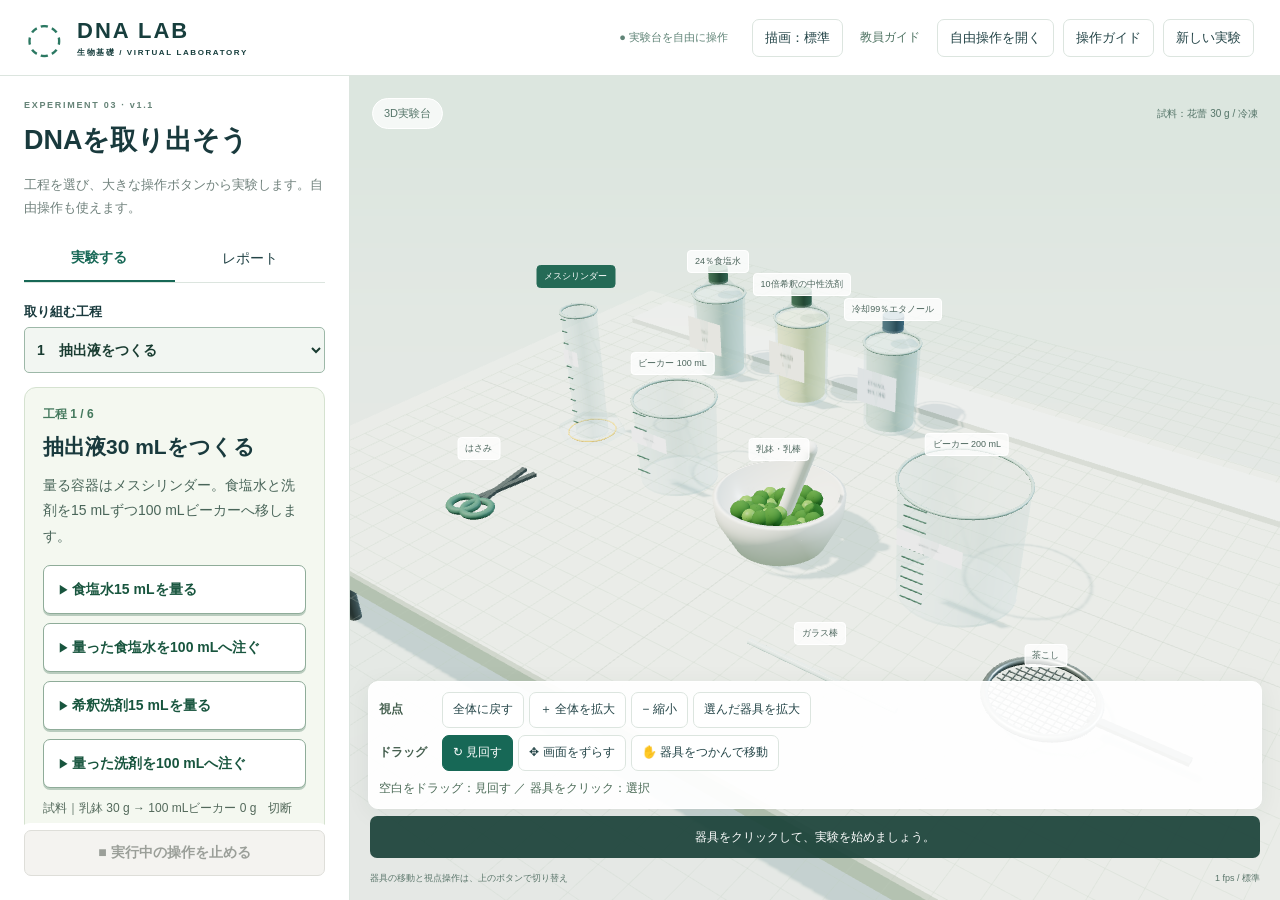
<file: index.html>
<!DOCTYPE html>

<html lang="ja"><head><meta charset="utf-8"/><meta content="width=device-width,initial-scale=1" name="viewport"/><meta content="#112e32" name="theme-color"/><title>DNA LAB｜DNA抽出 3D実験室</title><link href="data:," rel="icon"/><link href="style.css" rel="stylesheet"/><script type="importmap">{"imports":{"three":"./vendor/three.module.js"}}</script></head><body>
<header><a class="brand" href="./"><span class="mark">◌</span><span>DNA LAB<small>生物基礎 / VIRTUAL LABORATORY</small></span></a><div class="topmeta"><span class="live">● 実験台を自由に操作</span><button id="quality">描画：標準</button><a class="manual-link" href="manual.html" target="_blank">教員ガイド</a><button aria-pressed="false" id="advancedToggle">自由操作を開く</button><button id="help">操作ガイド</button><button class="subtle" id="reset">新しい実験</button></div></header>
<main><aside class="left"><div class="eyebrow">EXPERIMENT 03 · v1.1</div><h1>DNAを取り出そう</h1><p class="intro">工程を選び、大きな操作ボタンから実験します。自由操作も使えます。</p><div class="tabs" role="tablist"><button aria-selected="true" data-tab="steps" role="tab">実験する</button><button aria-selected="false" data-tab="notes" role="tab">レポート</button></div>
<section id="steps"><label class="flow-label">取り組む工程<select id="phase"><option value="0">1　抽出液をつくる</option><option value="1">2　花蕾を切る・すりつぶす</option><option value="2">3　100 mLビーカーへ移し、混ぜる</option><option value="3">4　茶こしをセットして、ろ過する</option><option value="4">5　エタノールを加える</option><option value="5">6　結果を観察・記録する</option></select></label><div id="phaseCard"></div><button class="stop full" id="stopExperiment">■ 実行中の操作を止める</button><p id="liveOperation" role="status">操作待ち</p><div id="benchSummary"></div><details class="overview"><summary>実験全体の流れを見る</summary><p>抽出液の調製 → 花蕾の破砕 → 100 mLビーカーへ移す → 穏やかに混合 → 200 mLビーカー上の茶こしでろ過 → エタノール添加 → 観察</p></details></section>
<section hidden="" id="notes"><h2>実験レポート</h2><p class="report-intro">「見えた事実」と「そこから考えたこと」を分けて記録しよう。記録→比較→考察の順に書くと、根拠が伝わります。</p><div id="reportForm"><details class="report-section" open=""><summary>1　予想と計画</summary><label>予想<textarea data-report="" id="prediction" maxlength="6000" placeholder="どの操作を変え、結果はどうなると予想した？"></textarea></label><label>予想の根拠<textarea data-report="" id="predictionReason" maxlength="6000" placeholder="その予想を立てた理由は？"></textarea></label></details><details class="report-section"><summary>2　条件・観察・比較</summary><label>実験条件と変更点<textarea data-report="" id="conditions" maxlength="6000" placeholder="量、混合、速さ。比較でそろえた条件は？"></textarea></label><label>観察した事実<textarea data-report="" id="observations" maxlength="6000" placeholder="色・境界・白い物質の位置や形。推測と分けて書こう。"></textarea></label><label>比較の結果<textarea data-report="" id="comparison" maxlength="6000" placeholder="標準条件と変更条件／試料なしの違いは？"></textarea></label></details><details class="report-section"><summary>3　仕組みの説明</summary><label>すりつぶす理由<textarea data-report="" id="grindingReason" maxlength="6000" placeholder="組織や細胞と関連付けて説明しよう。"></textarea></label><label>洗剤の役割<textarea data-report="" id="detergentReason" maxlength="6000" placeholder="細胞のどの構造に働く？"></textarea></label><label>食塩の役割<textarea data-report="" id="saltReason" maxlength="6000" placeholder="DNAが集まりやすくなることと関連付けよう。"></textarea></label><label>エタノールの役割<textarea data-report="" id="ethanolReason" maxlength="6000" placeholder="DNAの溶けやすさと関連付けよう。"></textarea></label></details><details class="report-section"><summary>4　考察と振り返り</summary><label>白い物質の由来と判断の限界<textarea data-report="" id="identity" maxlength="6000" placeholder="対照との比較は？純粋なDNAと断定できる？"></textarea></label><label>考察・結論<textarea data-report="" id="reflection" maxlength="6000" placeholder="予想と結果を比べ、観察を根拠に説明しよう。"></textarea></label><label>振り返り・次の検証<textarea data-report="" id="revision" maxlength="6000" placeholder="変わった考え、次に試す条件とその理由は？"></textarea></label></details></div><button class="primary full" id="record">現在の操作条件・結果を記録</button><div id="records"></div><button class="primary full" id="submitReport">提出用レポートを保存（HTML）</button><button class="full" id="printReport">レポートを開く・印刷／PDF</button><button class="full" id="export">テキストで保存</button><p class="fine">入力はこの端末内だけに保存。提出用HTML、または印刷画面で保存したPDFをClassroomに添付してください。氏名は入力不要です。記録は最新10件。</p></section>
<button class="why" id="why">なぜ？を考える <span>↗</span></button><p class="fine">教育用の定性的モデルです。実際の収量や所要時間は再現しません。</p></aside>
<section class="lab"><div class="scene-top"><span class="pill">3D実験台</span><span id="sampleBadge">試料：花蕾 30 g / 冷凍</span></div><div aria-label="3D実験台。器具をクリックで選択。下の操作切替で視点と器具移動を選びます。" id="viewport"><div id="loading">実験器具を準備しています…</div></div><div id="labels"></div><div class="view-tools"><div class="camera-row"><b>視点</b><button id="home">全体に戻す</button><button id="zoomIn">＋ 全体を拡大</button><button id="zoomOut">− 縮小</button><button id="focus">選んだ器具を拡大</button></div><div class="camera-row"><b>ドラッグ</b><button aria-pressed="true" id="orbitMode">↻ 見回す</button><button aria-pressed="false" id="panMode">✥ 画面をずらす</button><button aria-pressed="false" id="mode">✋ 器具をつかんで移動</button></div><p id="gestureHint">空白をドラッグ：見回す ／ 器具をクリック：選択</p></div><div class="scene-bottom"><span>器具の移動と視点操作は、上のボタンで切り替え</span><span id="fps">WebGL</span></div><div aria-live="polite" id="toast" role="status">器具をクリックして、実験を始めましょう。</div></section>
<aside class="right"><p class="advanced-intro">左のボタンで基本操作。ここでは器具・量・速さを自由に変更できます。</p><div class="eyebrow">自由操作・条件を変える</div><h2 id="selectedName">メスシリンダー</h2><div class="info" id="selectedInfo"></div><label class="field">操作する器具<select id="equipment"></select></label><div class="meter"><div><span>液量</span><strong id="amount">0.0 <small>mL</small></strong></div><div class="bar"><i id="fillbar"></i></div><p id="composition"></p></div>
<div class="control-group"><div class="sectionlabel">注ぐ・ろ過する</div><label class="field">注ぐ先<select id="target"></select></label><div class="two"><label>目標量（mL）<input id="dose" max="100" min="0.5" step="0.5" type="number" value="15"/></label><label>速さ<select id="speed"><option value="1">ゆっくり</option><option value="2.5">ふつう</option><option value="6">速い</option></select></label></div><label class="anglelabel">器具の傾き <output id="angleOut">60°</output><input aria-label="器具の傾き" id="angle" max="100" min="0" type="range" value="60"/></label><label class="check"><input checked="" id="wall" type="checkbox"/> 壁面に沿わせる</label><label class="check"><input id="filter" type="checkbox"/> 茶こしを通す（ろ過）</label><button class="primary full" id="pour">押している間、注ぐ</button><button class="full" id="autoPour">目標量まで注ぐ / 停止</button><p class="fine" id="pourStatus">目標量に達すると自動で止まります。</p></div>
<div class="control-group"><div class="sectionlabel">試料・液体を操作</div><label class="check"><input id="toggleWork" type="checkbox"/> クリックで開始／停止</label><div class="actions"><button data-work="cut">✂ 切る</button><button data-work="grind">すりつぶす</button><button data-work="stir">穏やかに混ぜる</button><button data-work="strong">強く混ぜる</button></div><p class="fine">各ボタンは長押し。破砕後に液を加えたら、穏やかに扱います。</p><div id="workState"></div></div><div class="observation"><span class="eyebrow">OBSERVATION</span><p id="observation"></p></div><button class="full" id="empty">この器具を空にする</button></aside></main>
<dialog id="dialog"><button aria-label="閉じる" class="close" id="close">×</button><div id="dialogContent"></div></dialog><script src="app.mjs" type="module"></script><script>window.addEventListener('error',e=>{if(e.message&&document.getElementById('loading'))document.getElementById('loading').textContent='読み込みに失敗しました。ページを再読み込みしてください。WebGL 2に対応したChromeが必要です。';});</script></body></html>
</file>
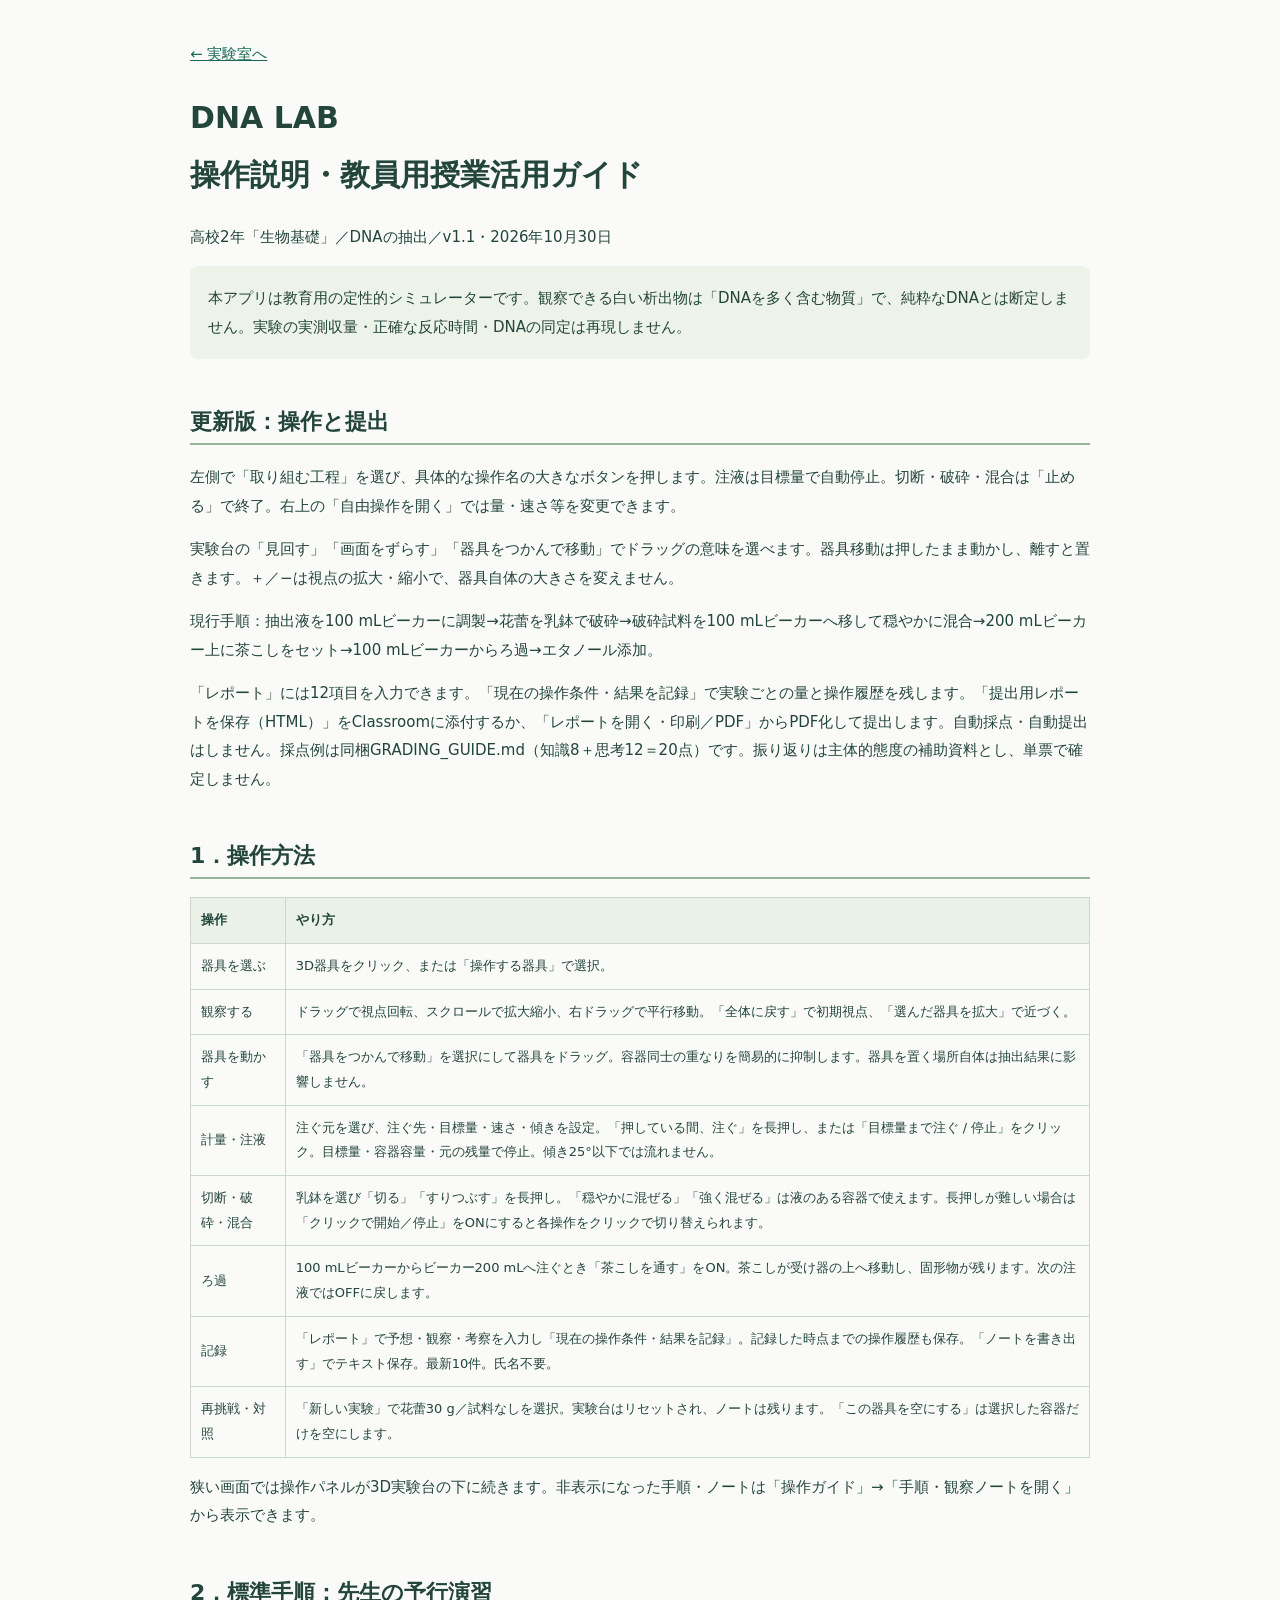
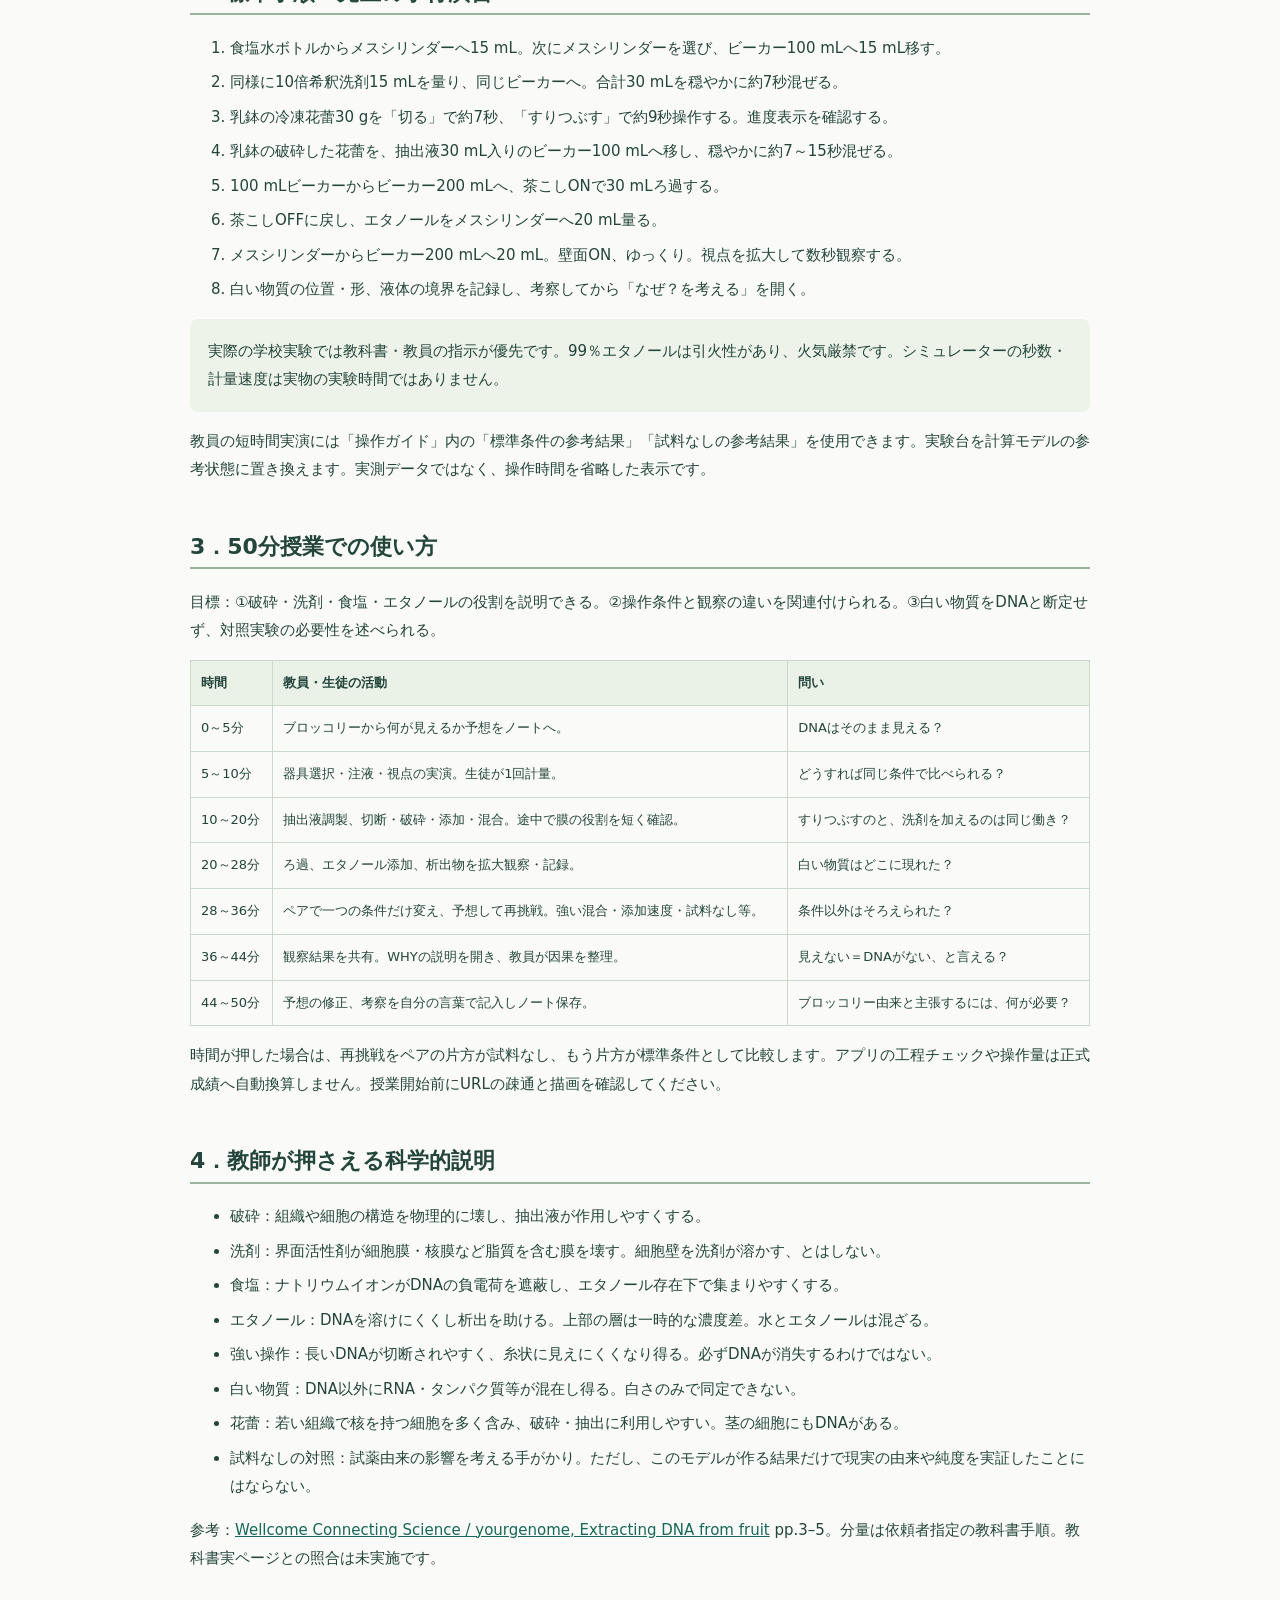
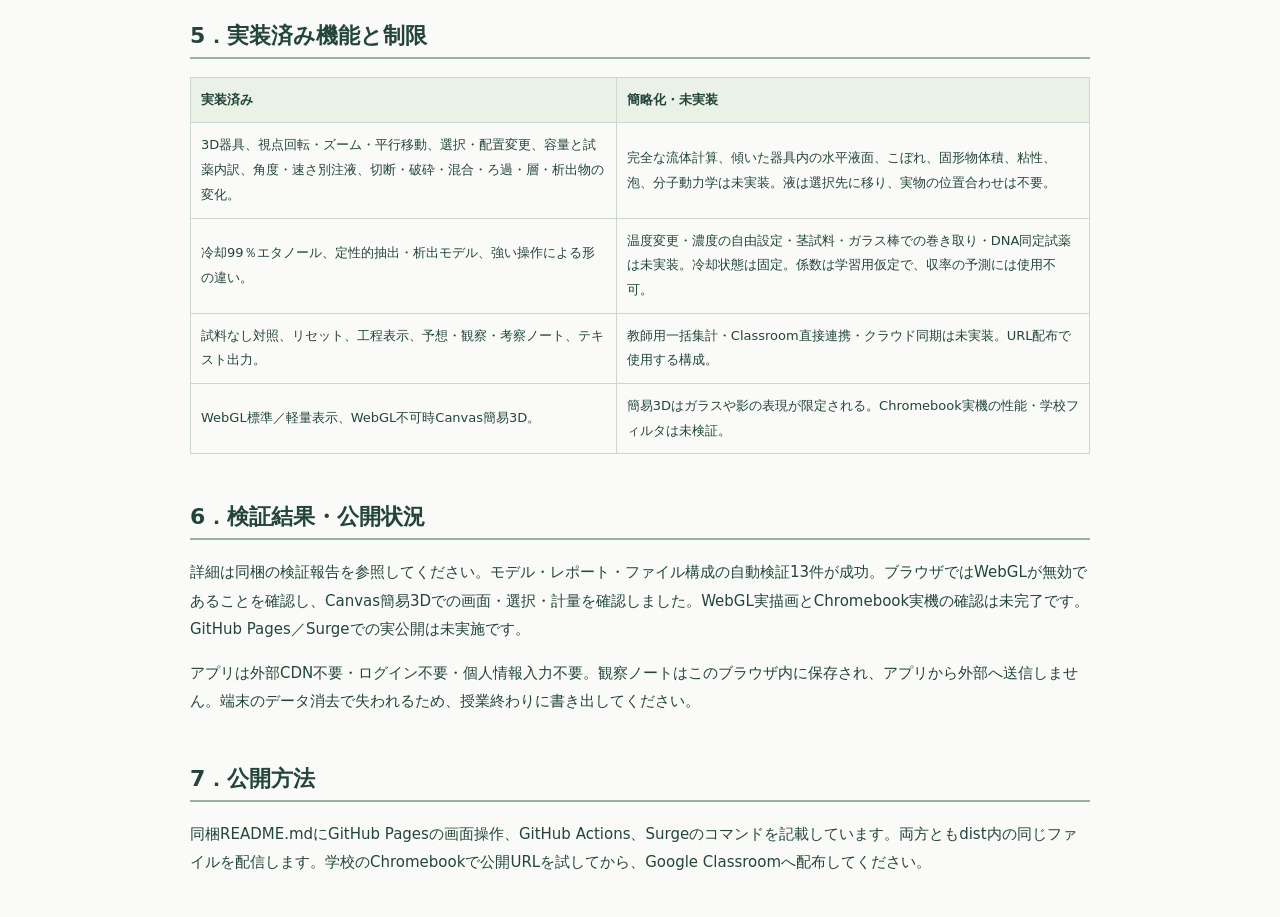
<file: manual.html>
<!doctype html><html lang="ja"><meta charset="utf-8"><meta name="viewport" content="width=device-width,initial-scale=1"><title>DNA LAB 操作説明・授業活用ガイド</title><style>body{font:15px/1.9 system-ui,sans-serif;max-width:900px;margin:40px auto;padding:0 24px;color:#23453b;background:#fafbf8}h1{font-size:30px}h2{font-size:22px;margin-top:42px;border-bottom:2px solid #98b49a}h3{font-size:17px}table{border-collapse:collapse;width:100%;font-size:13px}th,td{border:1px solid #cbd8cc;padding:10px;text-align:left}th{background:#eaf1e6}a{color:#176856}.note{background:#edf3e8;padding:18px;border-radius:8px}code{background:#edf1e9;padding:3px 5px}li{margin:6px 0}@media print{body{margin:0;max-width:none;font-size:11pt}h2{break-after:avoid}tr{break-inside:avoid}}</style><a href="./">← 実験室へ</a><h1>DNA LAB<br>操作説明・教員用授業活用ガイド</h1><p>高校2年「生物基礎」／DNAの抽出／v1.1・2026年10月30日</p><div class="note">本アプリは教育用の定性的シミュレーターです。観察できる白い析出物は「DNAを多く含む物質」で、純粋なDNAとは断定しません。実験の実測収量・正確な反応時間・DNAの同定は再現しません。</div>
<h2>更新版：操作と提出</h2><p>左側で「取り組む工程」を選び、具体的な操作名の大きなボタンを押します。注液は目標量で自動停止。切断・破砕・混合は「止める」で終了。右上の「自由操作を開く」では量・速さ等を変更できます。</p><p>実験台の「見回す」「画面をずらす」「器具をつかんで移動」でドラッグの意味を選べます。器具移動は押したまま動かし、離すと置きます。＋／−は視点の拡大・縮小で、器具自体の大きさを変えません。</p><p>現行手順：抽出液を100 mLビーカーに調製→花蕾を乳鉢で破砕→破砕試料を100 mLビーカーへ移して穏やかに混合→200 mLビーカー上に茶こしをセット→100 mLビーカーからろ過→エタノール添加。</p><p>「レポート」には12項目を入力できます。「現在の操作条件・結果を記録」で実験ごとの量と操作履歴を残します。「提出用レポートを保存（HTML）」をClassroomに添付するか、「レポートを開く・印刷／PDF」からPDF化して提出します。自動採点・自動提出はしません。採点例は同梱GRADING_GUIDE.md（知識8＋思考12＝20点）です。振り返りは主体的態度の補助資料とし、単票で確定しません。</p><h2>1．操作方法</h2><table><tr><th>操作</th><th>やり方</th></tr><tr><td>器具を選ぶ</td><td>3D器具をクリック、または「操作する器具」で選択。</td></tr><tr><td>観察する</td><td>ドラッグで視点回転、スクロールで拡大縮小、右ドラッグで平行移動。「全体に戻す」で初期視点、「選んだ器具を拡大」で近づく。</td></tr><tr><td>器具を動かす</td><td>「器具をつかんで移動」を選択にして器具をドラッグ。容器同士の重なりを簡易的に抑制します。器具を置く場所自体は抽出結果に影響しません。</td></tr><tr><td>計量・注液</td><td>注ぐ元を選び、注ぐ先・目標量・速さ・傾きを設定。「押している間、注ぐ」を長押し、または「目標量まで注ぐ / 停止」をクリック。目標量・容器容量・元の残量で停止。傾き25°以下では流れません。</td></tr><tr><td>切断・破砕・混合</td><td>乳鉢を選び「切る」「すりつぶす」を長押し。「穏やかに混ぜる」「強く混ぜる」は液のある容器で使えます。長押しが難しい場合は「クリックで開始／停止」をONにすると各操作をクリックで切り替えられます。</td></tr><tr><td>ろ過</td><td>100 mLビーカーからビーカー200 mLへ注ぐとき「茶こしを通す」をON。茶こしが受け器の上へ移動し、固形物が残ります。次の注液ではOFFに戻します。</td></tr><tr><td>記録</td><td>「レポート」で予想・観察・考察を入力し「現在の操作条件・結果を記録」。記録した時点までの操作履歴も保存。「ノートを書き出す」でテキスト保存。最新10件。氏名不要。</td></tr><tr><td>再挑戦・対照</td><td>「新しい実験」で花蕾30 g／試料なしを選択。実験台はリセットされ、ノートは残ります。「この器具を空にする」は選択した容器だけを空にします。</td></tr></table><p>狭い画面では操作パネルが3D実験台の下に続きます。非表示になった手順・ノートは「操作ガイド」→「手順・観察ノートを開く」から表示できます。</p>
<h2>2．標準手順：先生の予行演習</h2><ol><li>食塩水ボトルからメスシリンダーへ15 mL。次にメスシリンダーを選び、ビーカー100 mLへ15 mL移す。</li><li>同様に10倍希釈洗剤15 mLを量り、同じビーカーへ。合計30 mLを穏やかに約7秒混ぜる。</li><li>乳鉢の冷凍花蕾30 gを「切る」で約7秒、「すりつぶす」で約9秒操作する。進度表示を確認する。</li><li>乳鉢の破砕した花蕾を、抽出液30 mL入りのビーカー100 mLへ移し、穏やかに約7～15秒混ぜる。</li><li>100 mLビーカーからビーカー200 mLへ、茶こしONで30 mLろ過する。</li><li>茶こしOFFに戻し、エタノールをメスシリンダーへ20 mL量る。</li><li>メスシリンダーからビーカー200 mLへ20 mL。壁面ON、ゆっくり。視点を拡大して数秒観察する。</li><li>白い物質の位置・形、液体の境界を記録し、考察してから「なぜ？を考える」を開く。</li></ol><p class="note">実際の学校実験では教科書・教員の指示が優先です。99％エタノールは引火性があり、火気厳禁です。シミュレーターの秒数・計量速度は実物の実験時間ではありません。</p>
<p>教員の短時間実演には「操作ガイド」内の「標準条件の参考結果」「試料なしの参考結果」を使用できます。実験台を計算モデルの参考状態に置き換えます。実測データではなく、操作時間を省略した表示です。</p><h2>3．50分授業での使い方</h2><p>目標：①破砕・洗剤・食塩・エタノールの役割を説明できる。②操作条件と観察の違いを関連付けられる。③白い物質をDNAと断定せず、対照実験の必要性を述べられる。</p><table><tr><th>時間</th><th>教員・生徒の活動</th><th>問い</th></tr><tr><td>0～5分</td><td>ブロッコリーから何が見えるか予想をノートへ。</td><td>DNAはそのまま見える？</td></tr><tr><td>5～10分</td><td>器具選択・注液・視点の実演。生徒が1回計量。</td><td>どうすれば同じ条件で比べられる？</td></tr><tr><td>10～20分</td><td>抽出液調製、切断・破砕・添加・混合。途中で膜の役割を短く確認。</td><td>すりつぶすのと、洗剤を加えるのは同じ働き？</td></tr><tr><td>20～28分</td><td>ろ過、エタノール添加、析出物を拡大観察・記録。</td><td>白い物質はどこに現れた？</td></tr><tr><td>28～36分</td><td>ペアで一つの条件だけ変え、予想して再挑戦。強い混合・添加速度・試料なし等。</td><td>条件以外はそろえられた？</td></tr><tr><td>36～44分</td><td>観察結果を共有。WHYの説明を開き、教員が因果を整理。</td><td>見えない＝DNAがない、と言える？</td></tr><tr><td>44～50分</td><td>予想の修正、考察を自分の言葉で記入しノート保存。</td><td>ブロッコリー由来と主張するには、何が必要？</td></tr></table><p>時間が押した場合は、再挑戦をペアの片方が試料なし、もう片方が標準条件として比較します。アプリの工程チェックや操作量は正式成績へ自動換算しません。授業開始前にURLの疎通と描画を確認してください。</p>
<h2>4．教師が押さえる科学的説明</h2><ul><li>破砕：組織や細胞の構造を物理的に壊し、抽出液が作用しやすくする。</li><li>洗剤：界面活性剤が細胞膜・核膜など脂質を含む膜を壊す。細胞壁を洗剤が溶かす、とはしない。</li><li>食塩：ナトリウムイオンがDNAの負電荷を遮蔽し、エタノール存在下で集まりやすくする。</li><li>エタノール：DNAを溶けにくくし析出を助ける。上部の層は一時的な濃度差。水とエタノールは混ざる。</li><li>強い操作：長いDNAが切断されやすく、糸状に見えにくくなり得る。必ずDNAが消失するわけではない。</li><li>白い物質：DNA以外にRNA・タンパク質等が混在し得る。白さのみで同定できない。</li><li>花蕾：若い組織で核を持つ細胞を多く含み、破砕・抽出に利用しやすい。茎の細胞にもDNAがある。</li><li>試料なしの対照：試薬由来の影響を考える手がかり。ただし、このモデルが作る結果だけで現実の由来や純度を実証したことにはならない。</li></ul><p>参考：<a href="https://www.yourgenome.org/wp-content/uploads/2024/03/Extracting-DNA-from-fruit_Activity-Guide.pdf">Wellcome Connecting Science / yourgenome, Extracting DNA from fruit</a> pp.3–5。分量は依頼者指定の教科書手順。教科書実ページとの照合は未実施です。</p>
<h2>5．実装済み機能と制限</h2><table><tr><th>実装済み</th><th>簡略化・未実装</th></tr><tr><td>3D器具、視点回転・ズーム・平行移動、選択・配置変更、容量と試薬内訳、角度・速さ別注液、切断・破砕・混合・ろ過・層・析出物の変化。</td><td>完全な流体計算、傾いた器具内の水平液面、こぼれ、固形物体積、粘性、泡、分子動力学は未実装。液は選択先に移り、実物の位置合わせは不要。</td></tr><tr><td>冷却99％エタノール、定性的抽出・析出モデル、強い操作による形の違い。</td><td>温度変更・濃度の自由設定・茎試料・ガラス棒での巻き取り・DNA同定試薬は未実装。冷却状態は固定。係数は学習用仮定で、収率の予測には使用不可。</td></tr><tr><td>試料なし対照、リセット、工程表示、予想・観察・考察ノート、テキスト出力。</td><td>教師用一括集計・Classroom直接連携・クラウド同期は未実装。URL配布で使用する構成。</td></tr><tr><td>WebGL標準／軽量表示、WebGL不可時Canvas簡易3D。</td><td>簡易3Dはガラスや影の表現が限定される。Chromebook実機の性能・学校フィルタは未検証。</td></tr></table>
<h2>6．検証結果・公開状況</h2><p>詳細は同梱の検証報告を参照してください。モデル・レポート・ファイル構成の自動検証13件が成功。ブラウザではWebGLが無効であることを確認し、Canvas簡易3Dでの画面・選択・計量を確認しました。WebGL実描画とChromebook実機の確認は未完了です。GitHub Pages／Surgeでの実公開は未実施です。</p><p>アプリは外部CDN不要・ログイン不要・個人情報入力不要。観察ノートはこのブラウザ内に保存され、アプリから外部へ送信しません。端末のデータ消去で失われるため、授業終わりに書き出してください。</p><h2>7．公開方法</h2><p>同梱README.mdにGitHub Pagesの画面操作、GitHub Actions、Surgeのコマンドを記載しています。両方ともdist内の同じファイルを配信します。学校のChromebookで公開URLを試してから、Google Classroomへ配布してください。</p></html>
</file>
<file: style.css>
:root{font-family:Inter,"Noto Sans JP","Yu Gothic",Meiryo,sans-serif;color:#193a3d;background:#f2f5f3;font-size:13px;--accent:#176856;--line:#dce5df}*{box-sizing:border-box}body{margin:0}button,input,select,textarea{font:inherit}button{cursor:pointer;border:1px solid var(--line);border-radius:7px;background:white;color:#234447;padding:9px 12px;transition:background .15s}button:hover{background:#edf4ee}button:focus-visible,input:focus-visible,select:focus-visible,textarea:focus-visible{outline:3px solid #d59a3c;outline-offset:2px}button:disabled{opacity:.45;cursor:default}button.primary{background:var(--accent);color:white;border-color:var(--accent)}button.primary:hover{background:#0b5142}header{height:76px;background:#fff;display:flex;align-items:center;justify-content:space-between;padding:0 26px;border-bottom:1px solid var(--line);gap:15px}.brand{display:flex;align-items:center;gap:12px;text-decoration:none;color:#173e3d;font-size:22px;letter-spacing:2px;font-weight:800}.mark{font-size:42px;font-weight:400;color:#2b7862}.brand small{display:block;font-size:8px;letter-spacing:1.6px;margin-top:3px}.topmeta{display:flex;align-items:center;gap:9px}.live{font-size:11px;color:#608477;margin-right:15px}main{display:grid;grid-template-columns:252px minmax(350px,1fr) 286px;min-height:calc(100dvh - 76px)}aside{background:#fff;padding:26px 21px;overflow:auto;max-height:calc(100dvh - 76px)}.left{border-right:1px solid var(--line)}.right{border-left:1px solid var(--line);padding:23px 19px}.eyebrow{font-size:9px;letter-spacing:1.7px;color:#658377;font-weight:bold}h1{font-size:24px;line-height:1.6;letter-spacing:-1px;margin:12px 0}h2{font-size:19px;margin:12px 0 4px}.intro{font-size:11px;color:#71827d;line-height:1.9}.tabs{display:flex;border-bottom:1px solid var(--line);margin-top:25px}.tabs button{flex:1;border:0;border-radius:0;font-size:11px;padding:12px 4px}.tabs [aria-selected=true]{border-bottom:2px solid var(--accent);color:var(--accent);font-weight:bold}.steps{list-style:none;counter-reset:step;padding:0;margin:22px 0}.steps li{counter-increment:step;position:relative;padding:0 0 22px 34px;border-left:1px solid var(--line);margin-left:12px}.steps li:before{content:counter(step,decimal-leading-zero);position:absolute;left:-13px;top:0;background:#f0f4f0;width:26px;height:26px;border:1px solid #dce5df;border-radius:50%;font-size:9px;display:grid;place-items:center;color:#829387}.steps li.done:before{background:var(--accent);color:white;content:'✓'}.steps li b{font-size:12px;display:block;padding-top:4px}.steps li span{display:block;font-size:10px;line-height:1.8;color:#81908a;margin-top:5px}.hint{background:#f2f6f0;border-radius:7px;padding:13px;font-size:11px}.hint b{color:#53724c}.hint p{line-height:1.8;color:#7b8b78;margin-bottom:0}.fine{font-size:10px;color:#7e8d86;line-height:1.8}.why{width:100%;margin-top:20px;text-align:left}.why span{float:right}.lab{position:relative;min-height:530px;overflow:hidden;background:#dbe5df}#viewport{position:absolute;inset:0;touch-action:none}#viewport canvas{display:block;width:100%;height:100%}.scene-top{position:absolute;top:22px;left:22px;right:22px;display:flex;justify-content:space-between;align-items:center;z-index:2;pointer-events:none;font-size:10px;color:#547468}.pill{background:#ffffffb8;border:1px solid #fff;padding:7px 11px;border-radius:20px;font-size:11px}.scene-bottom{position:absolute;bottom:15px;left:20px;right:20px;display:flex;justify-content:space-between;font-size:9px;color:#5a756a;pointer-events:none}.view-tools{position:absolute;left:20px;bottom:80px;display:flex;gap:5px;z-index:4}.view-tools button{font-size:10px;background:#ffffffd9}.view-tools [aria-pressed=true]{background:#175d4d;color:white}#toast{position:absolute;bottom:42px;left:20px;right:20px;font-size:11px;text-align:center;background:#183f36e8;color:#fff;padding:11px;border-radius:7px;pointer-events:none;z-index:4}#labels{position:absolute;inset:0;pointer-events:none;overflow:hidden}.objectlabel{position:absolute;transform:translate(-50%,-100%);font-size:9px;color:#4d665d;background:#ffffffc7;border:1px solid #ffffff;white-space:nowrap;padding:4px 7px;border-radius:4px}.objectlabel.selected{color:#fff;background:#246a56;border-color:#246a56}.info{font-size:10px;color:#83918a;margin-bottom:18px}.field{display:block;font-size:10px;color:#74847a;margin:12px 0}select,input[type=number],textarea{display:block;width:100%;border:1px solid var(--line);border-radius:5px;background:#fcfdfb;padding:8px;color:#264c42;margin-top:6px;min-width:0}.meter{padding:12px 0}.meter>div:first-child{display:flex;justify-content:space-between;align-items:center;font-size:11px}.meter strong{font-size:25px;font-weight:500}.meter small{font-size:11px}.bar{height:4px;background:#e8eee8;border-radius:5px;margin:12px 0}.bar i{display:block;height:100%;background:#479d7a;width:0;transition:width .1s}#composition{font-size:10px;color:#7b8f82;line-height:1.7;min-height:15px}.control-group{padding:18px 0;border-top:1px solid var(--line)}.sectionlabel{font-size:12px;font-weight:700}.two{display:grid;grid-template-columns:1fr 1fr;gap:10px}.two label{font-size:10px;color:#74847a}.anglelabel{font-size:10px;display:block;margin:15px 0;color:#74847a}.anglelabel output{float:right;color:#286854}input[type=range]{width:100%;accent-color:var(--accent);display:block;margin:10px 0}.check{display:flex;align-items:center;font-size:11px;margin:8px 0;gap:7px}.check input{accent-color:var(--accent)}.full{width:100%;margin-top:9px}.actions{display:grid;grid-template-columns:1fr 1fr;gap:6px;margin-top:12px}.actions button{font-size:10px;user-select:none;touch-action:none}.actions button.active,#pour.active{background:#dba644;color:#123a2b;border-color:#dba644}#workState{font-size:10px;color:#54876a;line-height:1.8}.observation{padding:14px;background:#f1f5ee;border:1px solid #e1e9dc;border-radius:7px}.observation p{font-size:11px;line-height:1.9;margin-bottom:0}#loading{position:absolute;top:45%;width:100%;text-align:center;color:#365d4a;padding:20px}textarea{resize:vertical;min-height:95px;line-height:1.7}#notes label{font-size:11px;display:block;margin:15px 0}#records article{font-size:10px;line-height:1.8;border-bottom:1px solid var(--line);padding:12px 0}dialog{border:1px solid #e3e9e0;border-radius:14px;padding:32px;max-width:650px;width:90%;max-height:85dvh;color:#25473e;box-shadow:0 25px 90px #102d3a44}dialog::backdrop{background:#12372b66;backdrop-filter:blur(4px)}dialog h2{font-size:24px;margin:5px 0 20px}dialog p,dialog li{line-height:1.9;font-size:13px}dialog h3{font-size:15px;margin:22px 0 6px}.close{float:right;border:0;font-size:22px;padding:0 5px}dialog details{border-top:1px solid var(--line);padding:15px 0}dialog summary{cursor:pointer;font-weight:700;line-height:1.8}dialog .question{background:#f0f4ec;padding:15px;border-radius:6px}dialog a{color:#176856}@media(min-width:1600px){main{grid-template-columns:285px 1fr 310px}aside{padding:30px}h1{font-size:28px}}@media(max-width:1100px){main{grid-template-columns:210px minmax(310px,1fr) 260px}aside{padding:20px 14px}h1{font-size:21px}.live{display:none}.scene-top{left:15px;right:15px}#sampleBadge{max-width:140px;text-align:right}}@media(max-width:850px){main{grid-template-columns:1fr 270px}.left{grid-column:1/-1;max-height:none;display:none}.left.mobile-open{display:block}.lab{min-height:calc(100dvh - 76px)}.right{max-height:calc(100dvh - 76px)}header{padding:0 14px}.topmeta{gap:4px}.topmeta button{font-size:10px;padding:8px}.brand{font-size:17px}.brand small{font-size:6px}.mark{font-size:31px}}@media(max-width:560px){header{height:65px}.brand small{display:none}.topmeta #quality{display:none}main{display:flex;flex-direction:column}.lab{min-height:440px;height:55dvh;order:0}.right{max-height:none;order:1;display:block}.left.mobile-open{order:2}.scene-bottom span{max-width:80%}.view-tools{bottom:90px}.scene-top{top:15px}.right .control-group{padding:15px 0}.actions button{padding:14px;font-size:12px}.topmeta button{padding:7px}.right h2{font-size:22px}}@media(prefers-reduced-motion:reduce){*{transition:none!important}}
.manual-link{font-size:11px;color:#4c7160;text-decoration:none;padding:8px}.manual-link:hover{text-decoration:underline}@media(max-width:650px){.manual-link{display:none}}
/* v1.1: separate task controls, camera controls and advanced free operation. */
main{grid-template-columns:350px minmax(360px,1fr)}.right{display:none}main.show-advanced{grid-template-columns:330px minmax(360px,1fr) 290px}main.show-advanced .right{display:block}.left{padding:24px;display:block}.left h1{font-size:27px;letter-spacing:0;line-height:1.4;margin:12px 0}.intro{font-size:13px;line-height:1.8}.tabs{margin-top:16px}.tabs button{font-size:14px;padding:13px 5px}.flow-label{font-size:13px;font-weight:700;display:block;margin:20px 0 14px}.flow-label select{font-size:14px;min-height:46px;background:#f2f6f2;color:#193c31;border:1px solid #9db8a8}#phaseCard{background:#f4f8f0;border:1px solid #d5e2d0;border-radius:12px;padding:18px}.phase-number{font-size:12px;color:#44795d;font-weight:bold}#phaseCard h2{font-size:21px;line-height:1.55;margin:8px 0}#phaseCard p{font-size:14px;line-height:1.8;color:#496559;margin:10px 0 16px}.guide-action{display:block;width:100%;margin:9px 0;min-height:49px;font-size:14px;line-height:1.65;font-weight:700;text-align:left;padding:11px 14px;background:#fff;border:1px solid #8fac99;color:#18553e;box-shadow:0 2px 0 #b9ccbe}.guide-action:before{content:'▶ ';font-size:11px}.guide-action:hover{background:#dcebdc}.guide-action:active{background:#176856;color:white}button.stop{background:#a33632;border-color:#a33632;color:white;min-height:46px;font-size:14px;font-weight:bold}button.stop:disabled{background:#f4f3f0;border-color:#deded9;color:#9b9f99;opacity:1}#liveOperation{font-size:13px;line-height:1.8;color:#155c43;background:#e8f3e6;padding:12px;border-radius:7px}#benchSummary,#guideProgress{font-size:12px;line-height:1.9;color:#53695b;white-space:normal}.overview{font-size:13px;margin-top:15px;line-height:1.8}.overview summary{cursor:pointer}.camera-row{display:flex;gap:5px;flex-wrap:wrap;align-items:center}.camera-row b{font-size:12px;min-width:58px;color:#466050}.view-tools{display:flex;flex-direction:column;bottom:91px;right:18px;left:18px;background:#fffffff0;border:1px solid #ffffff;border-radius:10px;padding:10px;gap:7px;box-shadow:0 4px 24px #193b2910}.view-tools button{font-size:12px;min-height:36px;background:white;padding:7px 10px}.view-tools button[aria-pressed=true]{background:#176856;color:#fff;border-color:#176856}#gestureHint{margin:1px 0 0;font-size:12px;color:#4b6b57;line-height:1.6}#toast{font-size:12px;line-height:1.7}.advanced-intro{font-size:13px;line-height:1.8;background:#f1f5ec;padding:12px;border-radius:6px}.right .field,.right .two label,.right .anglelabel,.right .check{font-size:12px}.right .actions button{font-size:12px;min-height:44px}#notes label{font-size:14px}textarea{font-size:14px}.why{font-size:14px}.manual-link{font-size:12px}.fine{font-size:11px}#advancedToggle[aria-pressed=true]{background:#176856;color:white}
@media(min-width:1600px){main{grid-template-columns:380px 1fr}main.show-advanced{grid-template-columns:360px 1fr 320px}}
@media(max-width:1100px){main,main.show-advanced{grid-template-columns:310px minmax(320px,1fr)}main.show-advanced .right{grid-column:1/-1;max-height:none}.left{padding:20px}.live{display:none}.view-tools{bottom:92px}.brand small{font-size:7px}}
@media(max-width:850px){.left{display:block;grid-column:auto;max-height:calc(100dvh - 76px)}.lab{min-height:calc(100dvh - 76px)}.topmeta{gap:4px}.topmeta button{padding:7px 8px;font-size:11px}.brand{font-size:17px}.brand small{display:none}}
@media(max-width:700px){main,main.show-advanced{display:flex;flex-direction:column}.lab{height:560px;min-height:560px;order:0}.left{max-height:none;order:1}.right{order:2;max-height:none}.left h1{font-size:24px}.topmeta #quality,.manual-link{display:none}header{height:auto;min-height:70px;padding:12px;flex-wrap:wrap}.view-tools{bottom:105px;padding:9px}.view-tools button{font-size:11px;padding:7px}.camera-row b{min-width:42px}#sampleBadge{max-width:170px}.scene-bottom{font-size:10px}#toast{bottom:38px}}
.guide-action.done{border-color:#176856;background:#e5f1e2}.guide-action.done:before{content:'✓ '}.guide-action.done:after{content:'　完了';font-size:11px;font-weight:400;color:#4b735a}.report-intro{font-size:14px;line-height:1.8;color:#53695b}.report-section{border-bottom:1px solid #d4dfd2;padding:14px 0}.report-section summary{font-size:15px;font-weight:bold;cursor:pointer;line-height:1.8}.report-section textarea{min-height:112px;line-height:1.8}.left:has(#notes:not([hidden])){scrollbar-gutter:stable}#stopExperiment{position:sticky;bottom:0;z-index:5;box-shadow:0 0 0 7px #fff}.report-section[open] summary{color:#176856}
</file>
